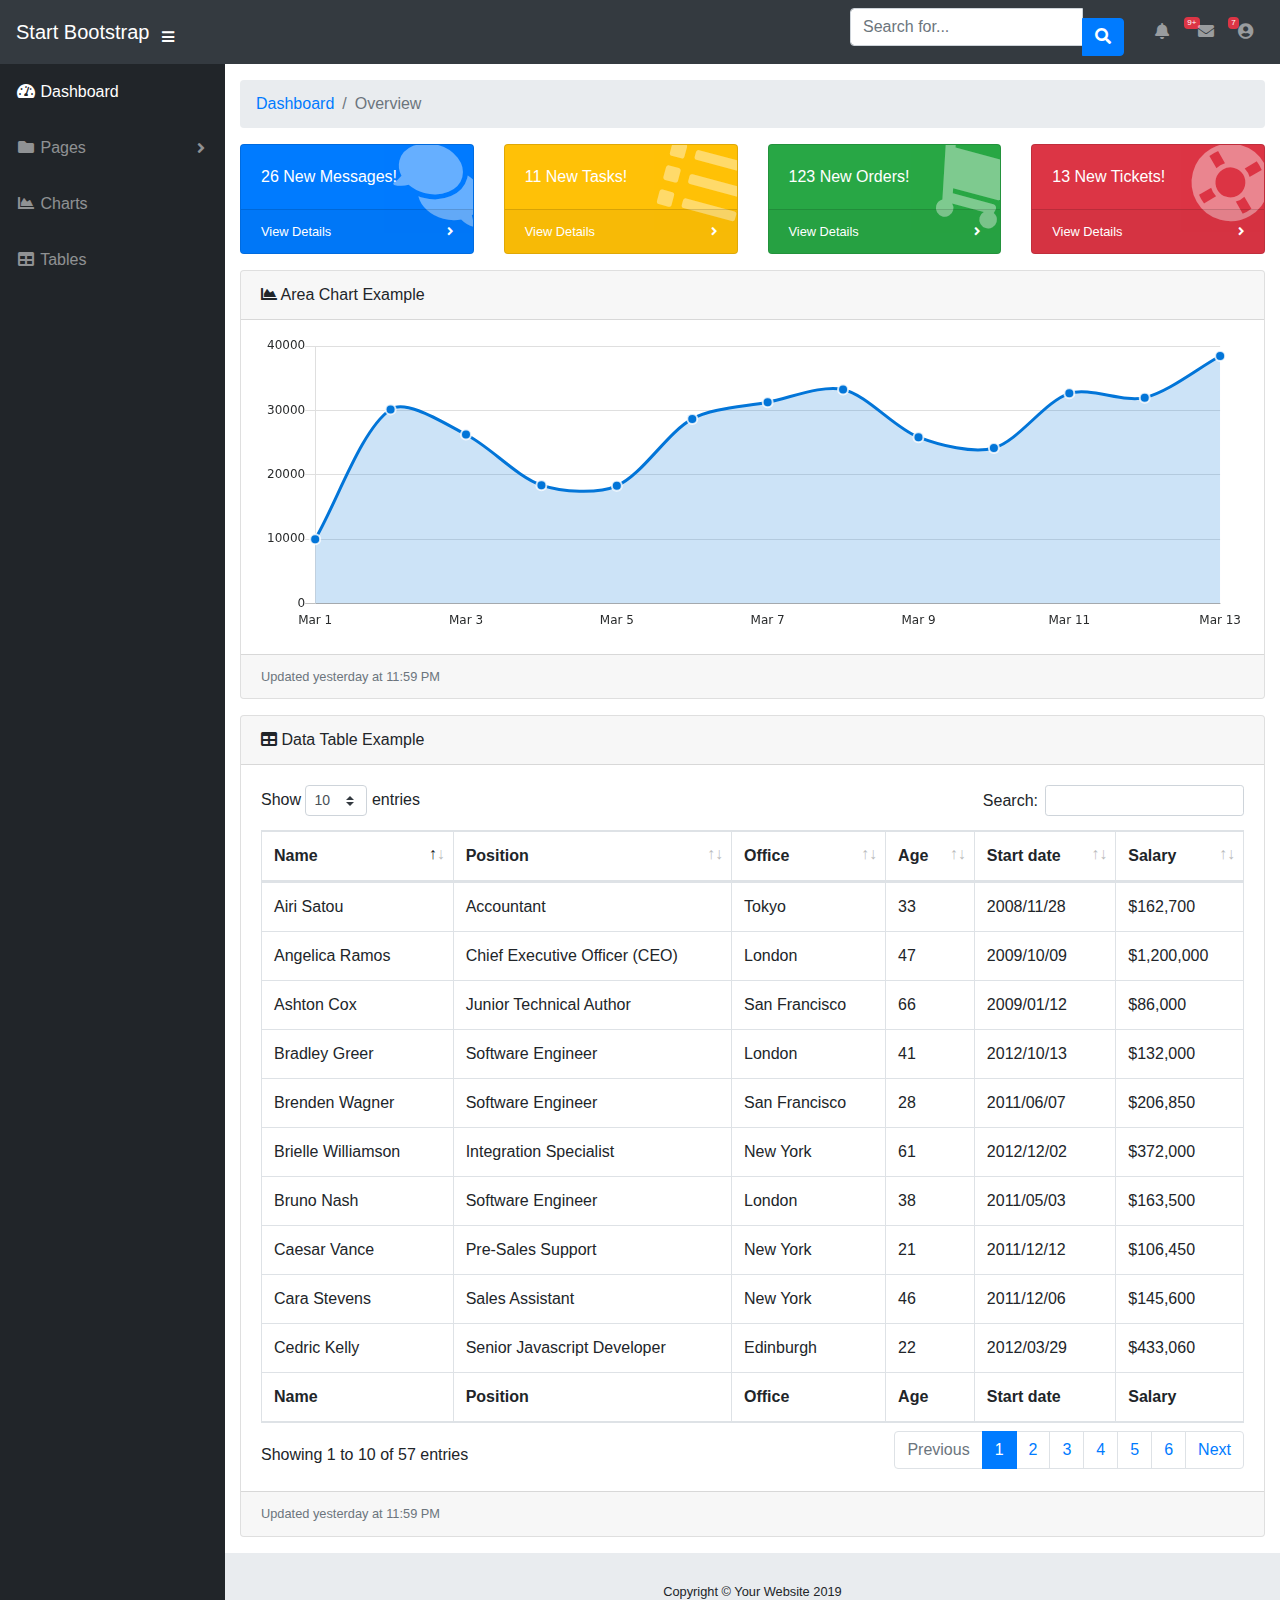
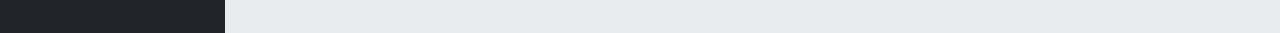
<file: index.html>
<!DOCTYPE html>
<html lang="en">

<head>

  <meta charset="utf-8">
  <meta http-equiv="X-UA-Compatible" content="IE=edge">
  <meta name="viewport" content="width=device-width, initial-scale=1, shrink-to-fit=no">
  <meta name="description" content="">
  <meta name="author" content="">

  <title>SB Admin - Dashboard</title>

  <!-- Custom fonts for this template-->
  <link href="vendor/fontawesome-free/css/all.min.css" rel="stylesheet" type="text/css">

  <!-- Page level plugin CSS-->
  <link href="vendor/datatables/dataTables.bootstrap4.css" rel="stylesheet">

  <!-- Custom styles for this template-->
  <link href="css/sb-admin.css" rel="stylesheet">
  <link href="css/courses.css" rel="stylesheet">

</head>

<body id="page-top">

  <nav class="navbar navbar-expand navbar-dark bg-dark static-top">

    <a class="navbar-brand mr-1" href="index.html">Start Bootstrap</a>

    <button class="btn btn-link btn-sm text-white order-1 order-sm-0" id="sidebarToggle" href="#">
      <i class="fas fa-bars"></i>
    </button>

    <!-- Navbar Search -->
    <form class="d-none d-md-inline-block form-inline ml-auto mr-0 mr-md-3 my-2 my-md-0">
      <div class="input-group">
        <input type="text" class="form-control" placeholder="Search for..." aria-label="Search" aria-describedby="basic-addon2">
        <div class="input-group-append">
          <button class="btn btn-primary" type="button">
            <i class="fas fa-search"></i>
          </button>
        </div>
      </div>
    </form>

    <!-- Navbar -->
    <ul class="navbar-nav ml-auto ml-md-0">
      <li class="nav-item dropdown no-arrow mx-1">
        <a class="nav-link dropdown-toggle" href="#" id="alertsDropdown" role="button" data-toggle="dropdown" aria-haspopup="true" aria-expanded="false">
          <i class="fas fa-bell fa-fw"></i>
          <span class="badge badge-danger">9+</span>
        </a>
        <div class="dropdown-menu dropdown-menu-right" aria-labelledby="alertsDropdown">
          <a class="dropdown-item" href="#">Action</a>
          <a class="dropdown-item" href="#">Another action</a>
          <div class="dropdown-divider"></div>
          <a class="dropdown-item" href="#">Something else here</a>
        </div>
      </li>
      <li class="nav-item dropdown no-arrow mx-1">
        <a class="nav-link dropdown-toggle" href="#" id="messagesDropdown" role="button" data-toggle="dropdown" aria-haspopup="true" aria-expanded="false">
          <i class="fas fa-envelope fa-fw"></i>
          <span class="badge badge-danger">7</span>
        </a>
        <div class="dropdown-menu dropdown-menu-right" aria-labelledby="messagesDropdown">
          <a class="dropdown-item" href="#">Action</a>
          <a class="dropdown-item" href="#">Another action</a>
          <div class="dropdown-divider"></div>
          <a class="dropdown-item" href="#">Something else here</a>
        </div>
      </li>
      <li class="nav-item dropdown no-arrow">
        <a class="nav-link dropdown-toggle" href="#" id="userDropdown" role="button" data-toggle="dropdown" aria-haspopup="true" aria-expanded="false">
          <i class="fas fa-user-circle fa-fw"></i>
        </a>
        <div class="dropdown-menu dropdown-menu-right" aria-labelledby="userDropdown">
          <a class="dropdown-item" href="#">Settings</a>
          <a class="dropdown-item" href="#">Activity Log</a>
          <div class="dropdown-divider"></div>
          <a class="dropdown-item" href="#" data-toggle="modal" data-target="#logoutModal">Logout</a>
        </div>
      </li>
    </ul>

  </nav>

  <div id="wrapper">

    <!-- Sidebar -->
    <ul class="sidebar navbar-nav">
      <li class="nav-item active">
        <a class="nav-link" href="index.html">
          <i class="fas fa-fw fa-tachometer-alt"></i>
          <span>Dashboard</span>
        </a>
      </li>
      <li class="nav-item dropdown">
        <a class="nav-link dropdown-toggle" href="#" id="pagesDropdown" role="button" data-toggle="dropdown" aria-haspopup="true" aria-expanded="false">
          <i class="fas fa-fw fa-folder"></i>
          <span>Pages</span>
        </a>
        <div class="dropdown-menu" aria-labelledby="pagesDropdown">
          <h6 class="dropdown-header">Login Screens:</h6>
          <a class="dropdown-item" href="login.html">Login</a>
          <a class="dropdown-item" href="register.html">Register</a>
          <a class="dropdown-item" href="forgot-password.html">Forgot Password</a>
          <div class="dropdown-divider"></div>
          <h6 class="dropdown-header">Other Pages:</h6>
          <a class="dropdown-item" href="404.html">404 Page</a>
          <a class="dropdown-item" href="blank.html">Blank Page</a>
          <a class="dropdown-item" href="courses.html">Courses</a>
        </div>
      </li>
      <li class="nav-item">
        <a class="nav-link" href="charts.html">
          <i class="fas fa-fw fa-chart-area"></i>
          <span>Charts</span></a>
      </li>
      <li class="nav-item">
        <a class="nav-link" href="tables.html">
          <i class="fas fa-fw fa-table"></i>
          <span>Tables</span></a>
      </li>
    </ul>

    <div id="content-wrapper">

      <div class="container-fluid">

        <!-- Breadcrumbs-->
        <ol class="breadcrumb">
          <li class="breadcrumb-item">
            <a href="#">Dashboard</a>
          </li>
          <li class="breadcrumb-item active">Overview</li>
        </ol>

        <!-- Icon Cards-->
        <div class="row">
          <div class="col-xl-3 col-sm-6 mb-3">
            <div class="card text-white bg-primary o-hidden h-100">
              <div class="card-body">
                <div class="card-body-icon">
                  <i class="fas fa-fw fa-comments"></i>
                </div>
                <div class="mr-5">26 New Messages!</div>
              </div>
              <a class="card-footer text-white clearfix small z-1" href="#">
                <span class="float-left">View Details</span>
                <span class="float-right">
                  <i class="fas fa-angle-right"></i>
                </span>
              </a>
            </div>
          </div>
          <div class="col-xl-3 col-sm-6 mb-3">
            <div class="card text-white bg-warning o-hidden h-100">
              <div class="card-body">
                <div class="card-body-icon">
                  <i class="fas fa-fw fa-list"></i>
                </div>
                <div class="mr-5">11 New Tasks!</div>
              </div>
              <a class="card-footer text-white clearfix small z-1" href="#">
                <span class="float-left">View Details</span>
                <span class="float-right">
                  <i class="fas fa-angle-right"></i>
                </span>
              </a>
            </div>
          </div>
          <div class="col-xl-3 col-sm-6 mb-3">
            <div class="card text-white bg-success o-hidden h-100">
              <div class="card-body">
                <div class="card-body-icon">
                  <i class="fas fa-fw fa-shopping-cart"></i>
                </div>
                <div class="mr-5">123 New Orders!</div>
              </div>
              <a class="card-footer text-white clearfix small z-1" href="#">
                <span class="float-left">View Details</span>
                <span class="float-right">
                  <i class="fas fa-angle-right"></i>
                </span>
              </a>
            </div>
          </div>
          <div class="col-xl-3 col-sm-6 mb-3">
            <div class="card text-white bg-danger o-hidden h-100">
              <div class="card-body">
                <div class="card-body-icon">
                  <i class="fas fa-fw fa-life-ring"></i>
                </div>
                <div class="mr-5">13 New Tickets!</div>
              </div>
              <a class="card-footer text-white clearfix small z-1" href="#">
                <span class="float-left">View Details</span>
                <span class="float-right">
                  <i class="fas fa-angle-right"></i>
                </span>
              </a>
            </div>
          </div>
        </div>

        <!-- Area Chart Example-->
        <div class="card mb-3">
          <div class="card-header">
            <i class="fas fa-chart-area"></i>
            Area Chart Example</div>
          <div class="card-body">
            <canvas id="myAreaChart" width="100%" height="30"></canvas>
          </div>
          <div class="card-footer small text-muted">Updated yesterday at 11:59 PM</div>
        </div>

        <!-- DataTables Example -->
        <div class="card mb-3">
          <div class="card-header">
            <i class="fas fa-table"></i>
            Data Table Example</div>
          <div class="card-body">
            <div class="table-responsive">
              <table class="table table-bordered" id="dataTable" width="100%" cellspacing="0">
                <thead>
                  <tr>
                    <th>Name</th>
                    <th>Position</th>
                    <th>Office</th>
                    <th>Age</th>
                    <th>Start date</th>
                    <th>Salary</th>
                  </tr>
                </thead>
                <tfoot>
                  <tr>
                    <th>Name</th>
                    <th>Position</th>
                    <th>Office</th>
                    <th>Age</th>
                    <th>Start date</th>
                    <th>Salary</th>
                  </tr>
                </tfoot>
                <tbody>
                  <tr>
                    <td>Tiger Nixon</td>
                    <td>System Architect</td>
                    <td>Edinburgh</td>
                    <td>61</td>
                    <td>2011/04/25</td>
                    <td>$320,800</td>
                  </tr>
                  <tr>
                    <td>Garrett Winters</td>
                    <td>Accountant</td>
                    <td>Tokyo</td>
                    <td>63</td>
                    <td>2011/07/25</td>
                    <td>$170,750</td>
                  </tr>
                  <tr>
                    <td>Ashton Cox</td>
                    <td>Junior Technical Author</td>
                    <td>San Francisco</td>
                    <td>66</td>
                    <td>2009/01/12</td>
                    <td>$86,000</td>
                  </tr>
                  <tr>
                    <td>Cedric Kelly</td>
                    <td>Senior Javascript Developer</td>
                    <td>Edinburgh</td>
                    <td>22</td>
                    <td>2012/03/29</td>
                    <td>$433,060</td>
                  </tr>
                  <tr>
                    <td>Airi Satou</td>
                    <td>Accountant</td>
                    <td>Tokyo</td>
                    <td>33</td>
                    <td>2008/11/28</td>
                    <td>$162,700</td>
                  </tr>
                  <tr>
                    <td>Brielle Williamson</td>
                    <td>Integration Specialist</td>
                    <td>New York</td>
                    <td>61</td>
                    <td>2012/12/02</td>
                    <td>$372,000</td>
                  </tr>
                  <tr>
                    <td>Herrod Chandler</td>
                    <td>Sales Assistant</td>
                    <td>San Francisco</td>
                    <td>59</td>
                    <td>2012/08/06</td>
                    <td>$137,500</td>
                  </tr>
                  <tr>
                    <td>Rhona Davidson</td>
                    <td>Integration Specialist</td>
                    <td>Tokyo</td>
                    <td>55</td>
                    <td>2010/10/14</td>
                    <td>$327,900</td>
                  </tr>
                  <tr>
                    <td>Colleen Hurst</td>
                    <td>Javascript Developer</td>
                    <td>San Francisco</td>
                    <td>39</td>
                    <td>2009/09/15</td>
                    <td>$205,500</td>
                  </tr>
                  <tr>
                    <td>Sonya Frost</td>
                    <td>Software Engineer</td>
                    <td>Edinburgh</td>
                    <td>23</td>
                    <td>2008/12/13</td>
                    <td>$103,600</td>
                  </tr>
                  <tr>
                    <td>Jena Gaines</td>
                    <td>Office Manager</td>
                    <td>London</td>
                    <td>30</td>
                    <td>2008/12/19</td>
                    <td>$90,560</td>
                  </tr>
                  <tr>
                    <td>Quinn Flynn</td>
                    <td>Support Lead</td>
                    <td>Edinburgh</td>
                    <td>22</td>
                    <td>2013/03/03</td>
                    <td>$342,000</td>
                  </tr>
                  <tr>
                    <td>Charde Marshall</td>
                    <td>Regional Director</td>
                    <td>San Francisco</td>
                    <td>36</td>
                    <td>2008/10/16</td>
                    <td>$470,600</td>
                  </tr>
                  <tr>
                    <td>Haley Kennedy</td>
                    <td>Senior Marketing Designer</td>
                    <td>London</td>
                    <td>43</td>
                    <td>2012/12/18</td>
                    <td>$313,500</td>
                  </tr>
                  <tr>
                    <td>Tatyana Fitzpatrick</td>
                    <td>Regional Director</td>
                    <td>London</td>
                    <td>19</td>
                    <td>2010/03/17</td>
                    <td>$385,750</td>
                  </tr>
                  <tr>
                    <td>Michael Silva</td>
                    <td>Marketing Designer</td>
                    <td>London</td>
                    <td>66</td>
                    <td>2012/11/27</td>
                    <td>$198,500</td>
                  </tr>
                  <tr>
                    <td>Paul Byrd</td>
                    <td>Chief Financial Officer (CFO)</td>
                    <td>New York</td>
                    <td>64</td>
                    <td>2010/06/09</td>
                    <td>$725,000</td>
                  </tr>
                  <tr>
                    <td>Gloria Little</td>
                    <td>Systems Administrator</td>
                    <td>New York</td>
                    <td>59</td>
                    <td>2009/04/10</td>
                    <td>$237,500</td>
                  </tr>
                  <tr>
                    <td>Bradley Greer</td>
                    <td>Software Engineer</td>
                    <td>London</td>
                    <td>41</td>
                    <td>2012/10/13</td>
                    <td>$132,000</td>
                  </tr>
                  <tr>
                    <td>Dai Rios</td>
                    <td>Personnel Lead</td>
                    <td>Edinburgh</td>
                    <td>35</td>
                    <td>2012/09/26</td>
                    <td>$217,500</td>
                  </tr>
                  <tr>
                    <td>Jenette Caldwell</td>
                    <td>Development Lead</td>
                    <td>New York</td>
                    <td>30</td>
                    <td>2011/09/03</td>
                    <td>$345,000</td>
                  </tr>
                  <tr>
                    <td>Yuri Berry</td>
                    <td>Chief Marketing Officer (CMO)</td>
                    <td>New York</td>
                    <td>40</td>
                    <td>2009/06/25</td>
                    <td>$675,000</td>
                  </tr>
                  <tr>
                    <td>Caesar Vance</td>
                    <td>Pre-Sales Support</td>
                    <td>New York</td>
                    <td>21</td>
                    <td>2011/12/12</td>
                    <td>$106,450</td>
                  </tr>
                  <tr>
                    <td>Doris Wilder</td>
                    <td>Sales Assistant</td>
                    <td>Sidney</td>
                    <td>23</td>
                    <td>2010/09/20</td>
                    <td>$85,600</td>
                  </tr>
                  <tr>
                    <td>Angelica Ramos</td>
                    <td>Chief Executive Officer (CEO)</td>
                    <td>London</td>
                    <td>47</td>
                    <td>2009/10/09</td>
                    <td>$1,200,000</td>
                  </tr>
                  <tr>
                    <td>Gavin Joyce</td>
                    <td>Developer</td>
                    <td>Edinburgh</td>
                    <td>42</td>
                    <td>2010/12/22</td>
                    <td>$92,575</td>
                  </tr>
                  <tr>
                    <td>Jennifer Chang</td>
                    <td>Regional Director</td>
                    <td>Singapore</td>
                    <td>28</td>
                    <td>2010/11/14</td>
                    <td>$357,650</td>
                  </tr>
                  <tr>
                    <td>Brenden Wagner</td>
                    <td>Software Engineer</td>
                    <td>San Francisco</td>
                    <td>28</td>
                    <td>2011/06/07</td>
                    <td>$206,850</td>
                  </tr>
                  <tr>
                    <td>Fiona Green</td>
                    <td>Chief Operating Officer (COO)</td>
                    <td>San Francisco</td>
                    <td>48</td>
                    <td>2010/03/11</td>
                    <td>$850,000</td>
                  </tr>
                  <tr>
                    <td>Shou Itou</td>
                    <td>Regional Marketing</td>
                    <td>Tokyo</td>
                    <td>20</td>
                    <td>2011/08/14</td>
                    <td>$163,000</td>
                  </tr>
                  <tr>
                    <td>Michelle House</td>
                    <td>Integration Specialist</td>
                    <td>Sidney</td>
                    <td>37</td>
                    <td>2011/06/02</td>
                    <td>$95,400</td>
                  </tr>
                  <tr>
                    <td>Suki Burks</td>
                    <td>Developer</td>
                    <td>London</td>
                    <td>53</td>
                    <td>2009/10/22</td>
                    <td>$114,500</td>
                  </tr>
                  <tr>
                    <td>Prescott Bartlett</td>
                    <td>Technical Author</td>
                    <td>London</td>
                    <td>27</td>
                    <td>2011/05/07</td>
                    <td>$145,000</td>
                  </tr>
                  <tr>
                    <td>Gavin Cortez</td>
                    <td>Team Leader</td>
                    <td>San Francisco</td>
                    <td>22</td>
                    <td>2008/10/26</td>
                    <td>$235,500</td>
                  </tr>
                  <tr>
                    <td>Martena Mccray</td>
                    <td>Post-Sales support</td>
                    <td>Edinburgh</td>
                    <td>46</td>
                    <td>2011/03/09</td>
                    <td>$324,050</td>
                  </tr>
                  <tr>
                    <td>Unity Butler</td>
                    <td>Marketing Designer</td>
                    <td>San Francisco</td>
                    <td>47</td>
                    <td>2009/12/09</td>
                    <td>$85,675</td>
                  </tr>
                  <tr>
                    <td>Howard Hatfield</td>
                    <td>Office Manager</td>
                    <td>San Francisco</td>
                    <td>51</td>
                    <td>2008/12/16</td>
                    <td>$164,500</td>
                  </tr>
                  <tr>
                    <td>Hope Fuentes</td>
                    <td>Secretary</td>
                    <td>San Francisco</td>
                    <td>41</td>
                    <td>2010/02/12</td>
                    <td>$109,850</td>
                  </tr>
                  <tr>
                    <td>Vivian Harrell</td>
                    <td>Financial Controller</td>
                    <td>San Francisco</td>
                    <td>62</td>
                    <td>2009/02/14</td>
                    <td>$452,500</td>
                  </tr>
                  <tr>
                    <td>Timothy Mooney</td>
                    <td>Office Manager</td>
                    <td>London</td>
                    <td>37</td>
                    <td>2008/12/11</td>
                    <td>$136,200</td>
                  </tr>
                  <tr>
                    <td>Jackson Bradshaw</td>
                    <td>Director</td>
                    <td>New York</td>
                    <td>65</td>
                    <td>2008/09/26</td>
                    <td>$645,750</td>
                  </tr>
                  <tr>
                    <td>Olivia Liang</td>
                    <td>Support Engineer</td>
                    <td>Singapore</td>
                    <td>64</td>
                    <td>2011/02/03</td>
                    <td>$234,500</td>
                  </tr>
                  <tr>
                    <td>Bruno Nash</td>
                    <td>Software Engineer</td>
                    <td>London</td>
                    <td>38</td>
                    <td>2011/05/03</td>
                    <td>$163,500</td>
                  </tr>
                  <tr>
                    <td>Sakura Yamamoto</td>
                    <td>Support Engineer</td>
                    <td>Tokyo</td>
                    <td>37</td>
                    <td>2009/08/19</td>
                    <td>$139,575</td>
                  </tr>
                  <tr>
                    <td>Thor Walton</td>
                    <td>Developer</td>
                    <td>New York</td>
                    <td>61</td>
                    <td>2013/08/11</td>
                    <td>$98,540</td>
                  </tr>
                  <tr>
                    <td>Finn Camacho</td>
                    <td>Support Engineer</td>
                    <td>San Francisco</td>
                    <td>47</td>
                    <td>2009/07/07</td>
                    <td>$87,500</td>
                  </tr>
                  <tr>
                    <td>Serge Baldwin</td>
                    <td>Data Coordinator</td>
                    <td>Singapore</td>
                    <td>64</td>
                    <td>2012/04/09</td>
                    <td>$138,575</td>
                  </tr>
                  <tr>
                    <td>Zenaida Frank</td>
                    <td>Software Engineer</td>
                    <td>New York</td>
                    <td>63</td>
                    <td>2010/01/04</td>
                    <td>$125,250</td>
                  </tr>
                  <tr>
                    <td>Zorita Serrano</td>
                    <td>Software Engineer</td>
                    <td>San Francisco</td>
                    <td>56</td>
                    <td>2012/06/01</td>
                    <td>$115,000</td>
                  </tr>
                  <tr>
                    <td>Jennifer Acosta</td>
                    <td>Junior Javascript Developer</td>
                    <td>Edinburgh</td>
                    <td>43</td>
                    <td>2013/02/01</td>
                    <td>$75,650</td>
                  </tr>
                  <tr>
                    <td>Cara Stevens</td>
                    <td>Sales Assistant</td>
                    <td>New York</td>
                    <td>46</td>
                    <td>2011/12/06</td>
                    <td>$145,600</td>
                  </tr>
                  <tr>
                    <td>Hermione Butler</td>
                    <td>Regional Director</td>
                    <td>London</td>
                    <td>47</td>
                    <td>2011/03/21</td>
                    <td>$356,250</td>
                  </tr>
                  <tr>
                    <td>Lael Greer</td>
                    <td>Systems Administrator</td>
                    <td>London</td>
                    <td>21</td>
                    <td>2009/02/27</td>
                    <td>$103,500</td>
                  </tr>
                  <tr>
                    <td>Jonas Alexander</td>
                    <td>Developer</td>
                    <td>San Francisco</td>
                    <td>30</td>
                    <td>2010/07/14</td>
                    <td>$86,500</td>
                  </tr>
                  <tr>
                    <td>Shad Decker</td>
                    <td>Regional Director</td>
                    <td>Edinburgh</td>
                    <td>51</td>
                    <td>2008/11/13</td>
                    <td>$183,000</td>
                  </tr>
                  <tr>
                    <td>Michael Bruce</td>
                    <td>Javascript Developer</td>
                    <td>Singapore</td>
                    <td>29</td>
                    <td>2011/06/27</td>
                    <td>$183,000</td>
                  </tr>
                  <tr>
                    <td>Donna Snider</td>
                    <td>Customer Support</td>
                    <td>New York</td>
                    <td>27</td>
                    <td>2011/01/25</td>
                    <td>$112,000</td>
                  </tr>
                </tbody>
              </table>
            </div>
          </div>
          <div class="card-footer small text-muted">Updated yesterday at 11:59 PM</div>
        </div>

      </div>
      <!-- /.container-fluid -->

      <!-- Sticky Footer -->
      <footer class="sticky-footer">
        <div class="container my-auto">
          <div class="copyright text-center my-auto">
            <span>Copyright © Your Website 2019</span>
          </div>
        </div>
      </footer>

    </div>
    <!-- /.content-wrapper -->

  </div>
  <!-- /#wrapper -->

  <!-- Scroll to Top Button-->
  <a class="scroll-to-top rounded" href="#page-top">
    <i class="fas fa-angle-up"></i>
  </a>

  <!-- Logout Modal-->
  <div class="modal fade" id="logoutModal" tabindex="-1" role="dialog" aria-labelledby="exampleModalLabel" aria-hidden="true">
    <div class="modal-dialog" role="document">
      <div class="modal-content">
        <div class="modal-header">
          <h5 class="modal-title" id="exampleModalLabel">Ready to Leave?</h5>
          <button class="close" type="button" data-dismiss="modal" aria-label="Close">
            <span aria-hidden="true">×</span>
          </button>
        </div>
        <div class="modal-body">Select "Logout" below if you are ready to end your current session.</div>
        <div class="modal-footer">
          <button class="btn btn-secondary" type="button" data-dismiss="modal">Cancel</button>
          <a class="btn btn-primary" href="login.html">Logout</a>
        </div>
      </div>
    </div>
  </div>

  <!-- Bootstrap core JavaScript-->
  <script src="vendor/jquery/jquery.min.js"></script>
  <script src="vendor/bootstrap/js/bootstrap.bundle.min.js"></script>

  <!-- Core plugin JavaScript-->
  <script src="vendor/jquery-easing/jquery.easing.min.js"></script>

  <!-- Page level plugin JavaScript-->
  <script src="vendor/chart.js/Chart.min.js"></script>
  <script src="vendor/datatables/jquery.dataTables.js"></script>
  <script src="vendor/datatables/dataTables.bootstrap4.js"></script>

  <!-- Custom scripts for all pages-->
  <script src="js/sb-admin.min.js"></script>

  <!-- Demo scripts for this page-->
  <script src="js/demo/datatables-demo.js"></script>
  <script src="js/demo/chart-area-demo.js"></script>

</body>

</html>
</file>
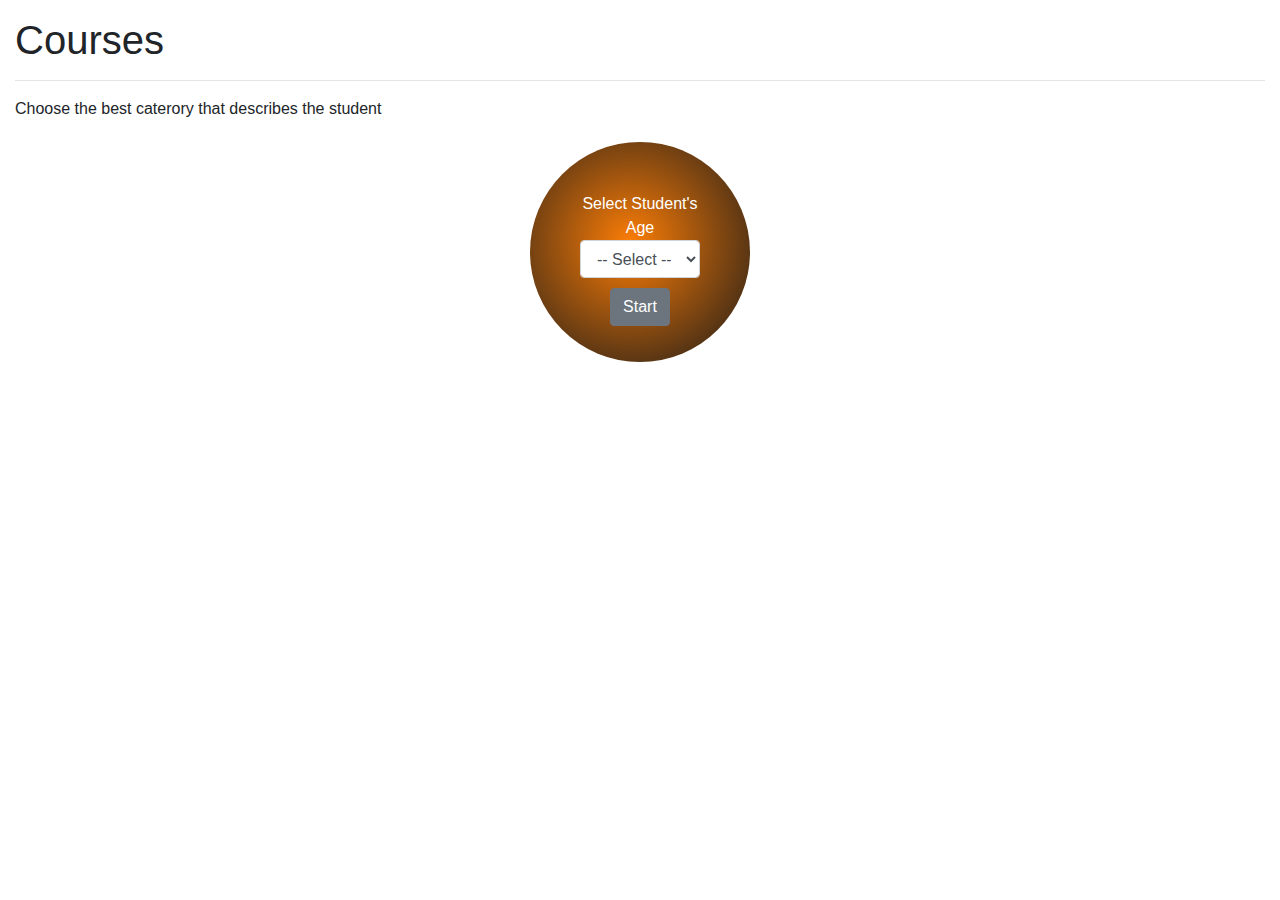
<file: courses.html>
<!DOCTYPE html>
<html lang="en">

<head>

  <meta charset="utf-8">
  <meta http-equiv="X-UA-Compatible" content="IE=edge">
  <meta name="viewport" content="width=device-width, initial-scale=1, shrink-to-fit=no">
  <meta name="description" content="">
  <meta name="author" content="">

  <title>Select Courses</title>

  <!-- Custom fonts for this template-->
  <link href="vendor/fontawesome-free/css/all.min.css" rel="stylesheet" type="text/css">

  <!-- Page level plugin CSS-->
  <link href="vendor/datatables/dataTables.bootstrap4.css" rel="stylesheet">
  <link href="https://cdnjs.cloudflare.com/ajax/libs/animate.css/3.7.2/animate.min.css" rel="stylesheet" type="text/css">

  <!-- Custom styles for this template-->
  <link href="css/sb-admin.css" rel="stylesheet">
  <link href="css/courses.css" rel="stylesheet">

</head>

<body id="page-top">
  <div id="wrapper">

    <div id="content-wrapper">

      <div class="container-fluid">
        <!-- Page Content -->
        <h1>Courses</h1>
        <hr>
        <p>Choose the best caterory that describes the student</p>
        <div id="courses">
          <div id="age" class="circle pink animated bounceIn">
            <span>Select Student's Age</span>
            <select id="select-age" class="form-control form-control-md">
              <option value="">-- Select --</option>
              <option value="6">6</option>
              <option value="7">7</option>
              <option value="8">8</option>
              <option value="9">9</option>
              <option value="10">10</option>
              <option value="11">11</option>
              <option value="12">12</option>
              <option value="13">13</option>
              <option value="14">14</option>
              <option value="15">15</option>
              <option value="16">16</option>
              <option value="17">17</option>
            </select>
            <button class="btn btn-secondary" id="start">Start</button>
          </div>
          <div id="coding" class="circle blue hidden"><span>Coding</span>
            <select id="selectcoding" class="form-control form-control-md"></select>
            <button class="btn btn-dark" id="coding-start">See Details</button>
          </div>
          <div id="gaming" class="circle green hidden"><span>Gaming</span>
            <select id="select-gaming" class="form-control form-control-md"></select>
            <button class="btn btn-light" id="gaming-start">See Details</button>
          </div>
          <div id="robotics" class="circle orange hidden"><span>Robotics</span>
            <select id="select-robotics" class="form-control form-control-md"></select>
            <button class="btn btn-info" id="robotics-start">See Details</button>
          </div>
          <!-- <div id="electronics" class="circle purple hidden"><span>Electronics</span>
            <select id="select-electronics" class="form-control form-control-md"></select>
            <button class="btn btn-danger" id="electronics-start">See Details</button>
          </div> -->
          <div id="competitions" class="circle red hidden"><span>Competition</span>
            <select id="select-competitions" class="form-control form-control-md"></select>
            <button class="btn btn-success" id="competition-start">See Details</button>
          </div>
        </div>
        <!-- <div id="description"></div> -->
      </div>
      <!-- /.container-fluid -->

    </div>
    <!-- /.content-wrapper -->

  </div>
  <!-- /#wrapper -->

  <!-- Scroll to Top Button-->
  <a class="scroll-to-top rounded" href="#page-top">
    <i class="fas fa-angle-up"></i>
  </a>

  <!-- Logout Modal-->
  <div class="modal fade" id="logoutModal" tabindex="-1" role="dialog" aria-labelledby="exampleModalLabel" aria-hidden="true">
    <div class="modal-dialog" role="document">
      <div class="modal-content">
        <div class="modal-header">
          <h5 class="modal-title" id="exampleModalLabel">Ready to Leave?</h5>
          <button class="close" type="button" data-dismiss="modal" aria-label="Close">
            <span aria-hidden="true">×</span>
          </button>
        </div>
        <div class="modal-body">Select "Logout" below if you are ready to end your current session.</div>
        <div class="modal-footer">
          <button class="btn btn-secondary" type="button" data-dismiss="modal">Cancel</button>
          <a class="btn btn-primary" href="login.html">Logout</a>
        </div>
      </div>
    </div>
  </div>

  <!-- Modal -->
  <div class="modal fade" id="myModal" role="dialog">
    <div class="modal-dialog">
    
      <!-- Modal content-->
      <div class="modal-content">
        <div class="modal-header">
          <h4 class="modal-title" id="description-header">Modal Header</h4>
          <button type="button" class="close" data-dismiss="modal">&times;</button>
        </div>
        <div class="modal-body">
          <p id="description">Some text in the modal.</p>
        </div>
        <div class="modal-footer">
          <button type="button" class="btn btn-default" data-dismiss="modal">Close</button>
        </div>
      </div>
      
    </div>
  </div>

  <!-- Bootstrap core JavaScript-->
  <script src="vendor/jquery/jquery.min.js"></script>
  <script src="vendor/bootstrap/js/bootstrap.bundle.min.js"></script>

  <!-- Core plugin JavaScript-->
  <script src="vendor/jquery-easing/jquery.easing.min.js"></script>

  <!-- Custom scripts for all pages-->
  <script src="js/sb-admin.min.js"></script>
   <script src="js/courses-tree.json"></script>
  <script src="js/courses.js"></script>

</body>

</html>
</file>
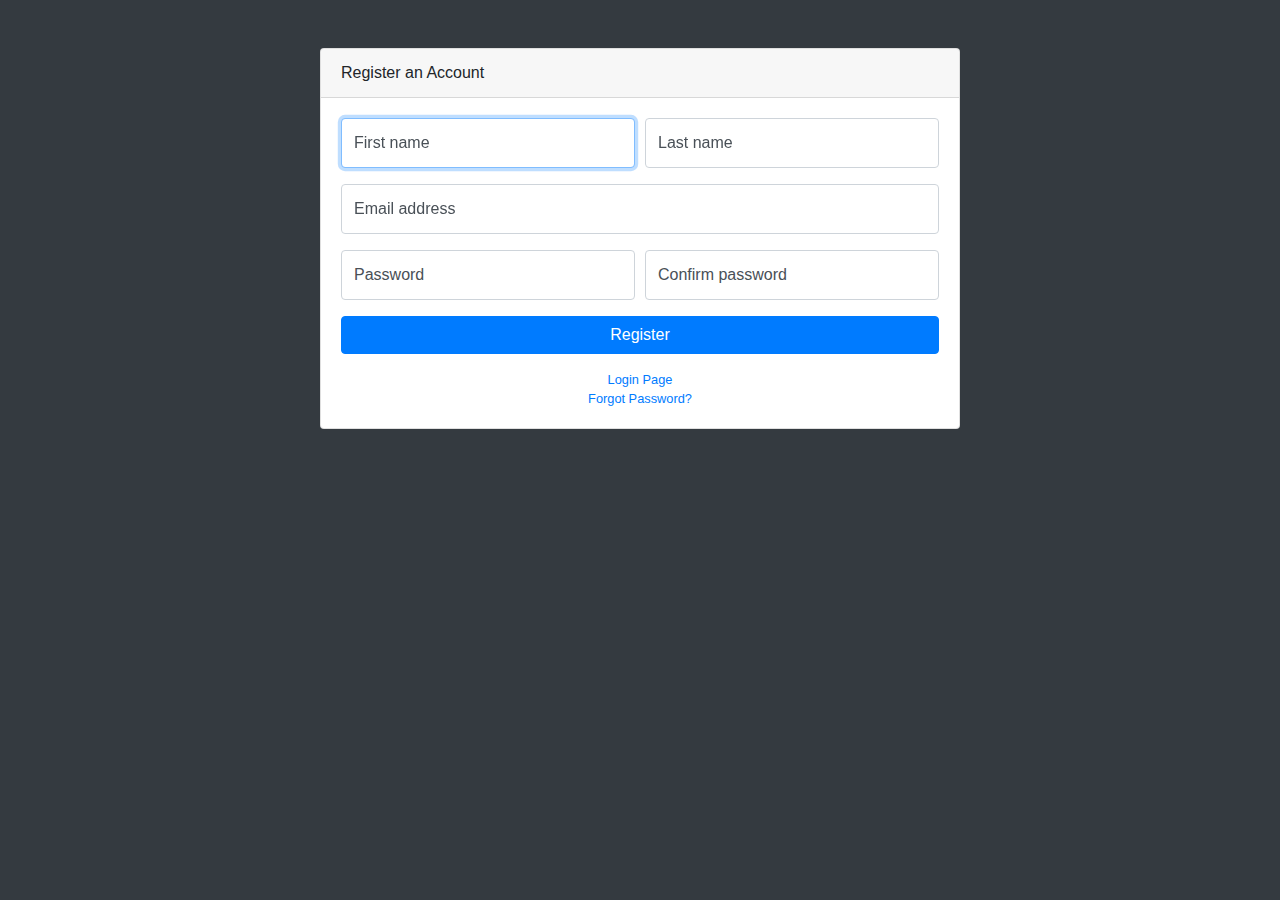
<file: register.html>
<!DOCTYPE html>
<html lang="en">

<head>

  <meta charset="utf-8">
  <meta http-equiv="X-UA-Compatible" content="IE=edge">
  <meta name="viewport" content="width=device-width, initial-scale=1, shrink-to-fit=no">
  <meta name="description" content="">
  <meta name="author" content="">

  <title>SB Admin - Register</title>

  <!-- Custom fonts for this template-->
  <link href="vendor/fontawesome-free/css/all.min.css" rel="stylesheet" type="text/css">

  <!-- Custom styles for this template-->
  <link href="css/sb-admin.css" rel="stylesheet">

</head>

<body class="bg-dark">

  <div class="container">
    <div class="card card-register mx-auto mt-5">
      <div class="card-header">Register an Account</div>
      <div class="card-body">
        <form>
          <div class="form-group">
            <div class="form-row">
              <div class="col-md-6">
                <div class="form-label-group">
                  <input type="text" id="firstName" class="form-control" placeholder="First name" required="required" autofocus="autofocus">
                  <label for="firstName">First name</label>
                </div>
              </div>
              <div class="col-md-6">
                <div class="form-label-group">
                  <input type="text" id="lastName" class="form-control" placeholder="Last name" required="required">
                  <label for="lastName">Last name</label>
                </div>
              </div>
            </div>
          </div>
          <div class="form-group">
            <div class="form-label-group">
              <input type="email" id="inputEmail" class="form-control" placeholder="Email address" required="required">
              <label for="inputEmail">Email address</label>
            </div>
          </div>
          <div class="form-group">
            <div class="form-row">
              <div class="col-md-6">
                <div class="form-label-group">
                  <input type="password" id="inputPassword" class="form-control" placeholder="Password" required="required">
                  <label for="inputPassword">Password</label>
                </div>
              </div>
              <div class="col-md-6">
                <div class="form-label-group">
                  <input type="password" id="confirmPassword" class="form-control" placeholder="Confirm password" required="required">
                  <label for="confirmPassword">Confirm password</label>
                </div>
              </div>
            </div>
          </div>
          <a class="btn btn-primary btn-block" href="login.html">Register</a>
        </form>
        <div class="text-center">
          <a class="d-block small mt-3" href="login.html">Login Page</a>
          <a class="d-block small" href="forgot-password.html">Forgot Password?</a>
        </div>
      </div>
    </div>
  </div>

  <!-- Bootstrap core JavaScript-->
  <script src="vendor/jquery/jquery.min.js"></script>
  <script src="vendor/bootstrap/js/bootstrap.bundle.min.js"></script>

  <!-- Core plugin JavaScript-->
  <script src="vendor/jquery-easing/jquery.easing.min.js"></script>

</body>

</html>
</file>
<file: css/courses.css>
#courses{
  display: flex;
  flex-wrap: wrap;
  justify-content: center; 
}

button {
  margin-top: 10px;
}

.circle {
  width: 220px;
  height: 220px;
  border-radius: 80%;
  padding: 50px;
  text-align: center;
  margin: 5px;

  display: block;
  background: black;
  /*border-radius: 100%;*/
 /* height: 300px;
  width: 300px;*/
  /*margin: 0;*/
 /* background: radial-gradient(circle at 100px 100px, #b2868e, #000);*/
}

.circle span {
  color: white;
}

.pink {
  /*background-color: pink;*/
   background: radial-gradient(circle at 100px 100px, #fb7d07, #191919);
}

.purple {
  background: radial-gradient(circle at 100px 100px, #41d9ff, #191919);
}

.orange {
  background: radial-gradient(circle at 100px 100px, #752b8d, #191919);
}

.green {
  background: radial-gradient(circle at 100px 100px, #ffe65b, #191919);
}

.blue {
  background: radial-gradient(circle at 100px 100px, #9acc5b, #191919);
}

.red {
  background: radial-gradient(circle at 100px 100px, #00314e, #191919);
}

.hidden {
  display: none;
}
</file>
